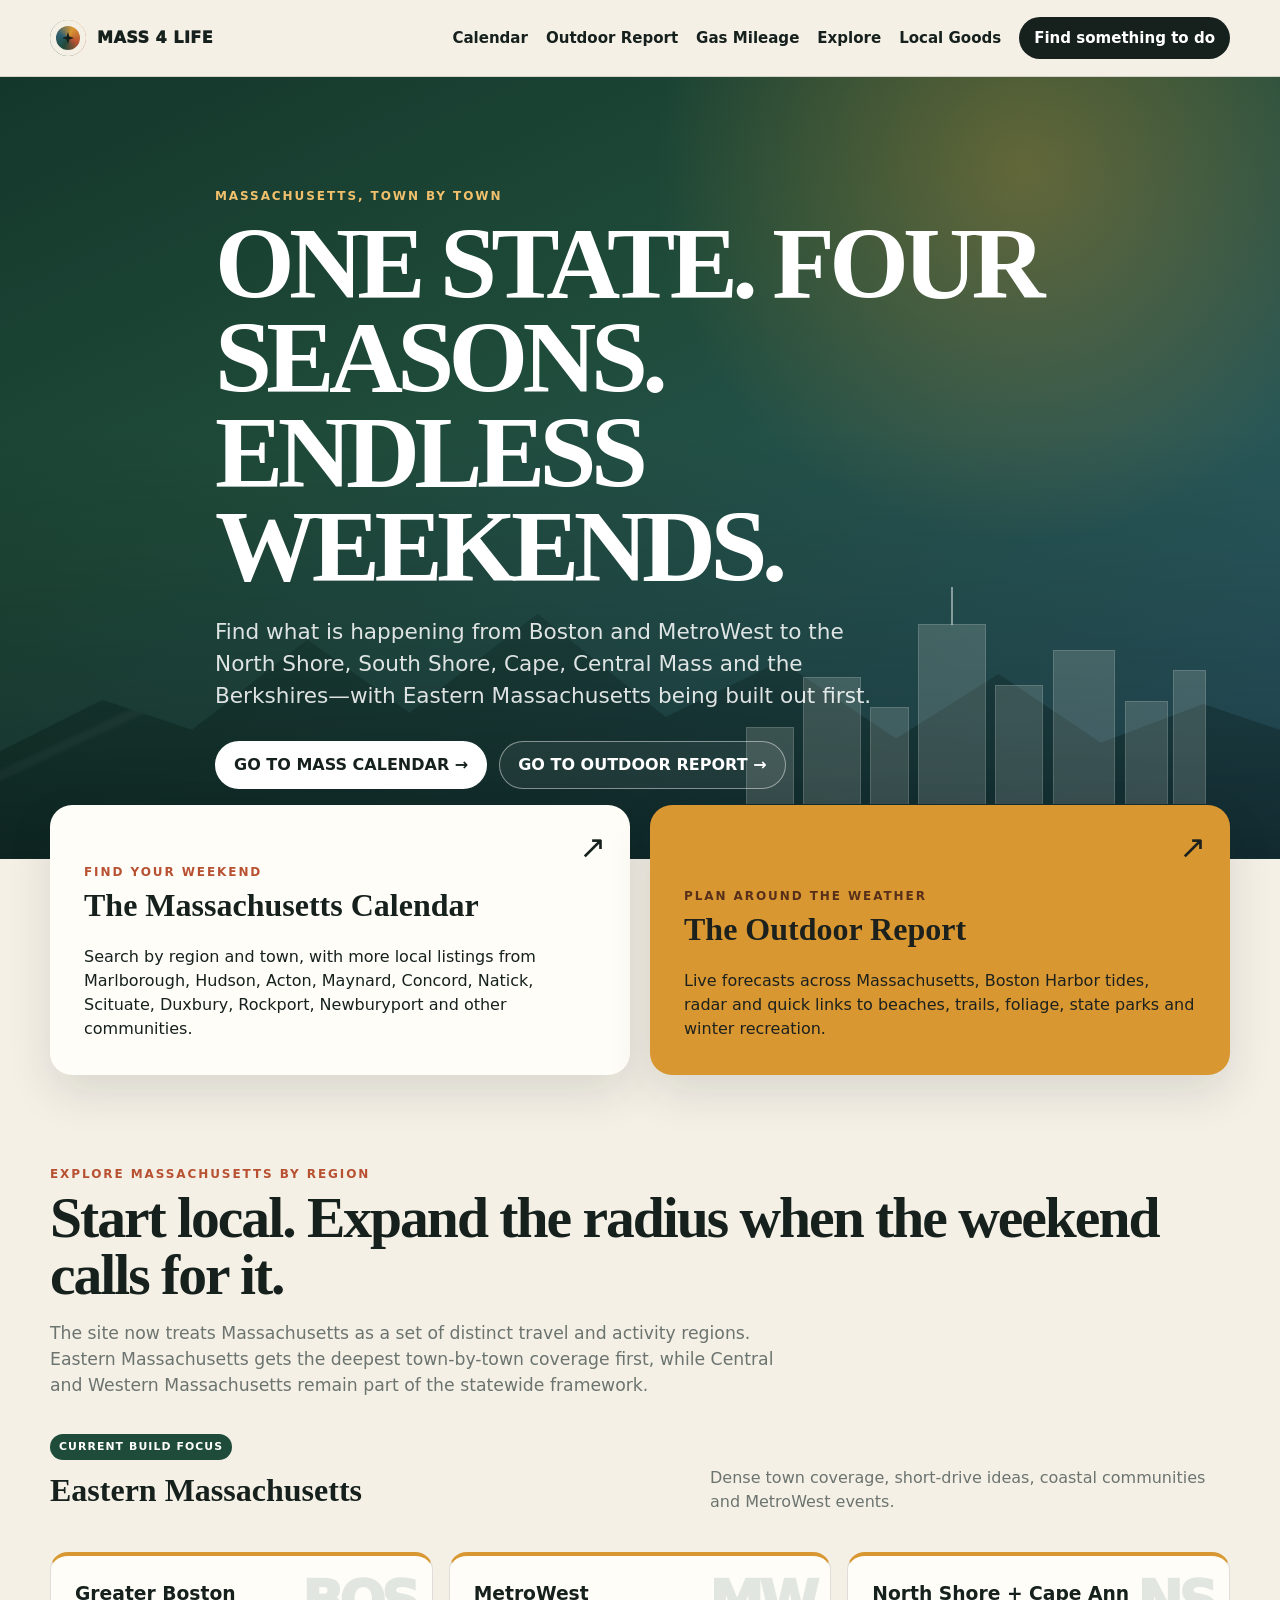
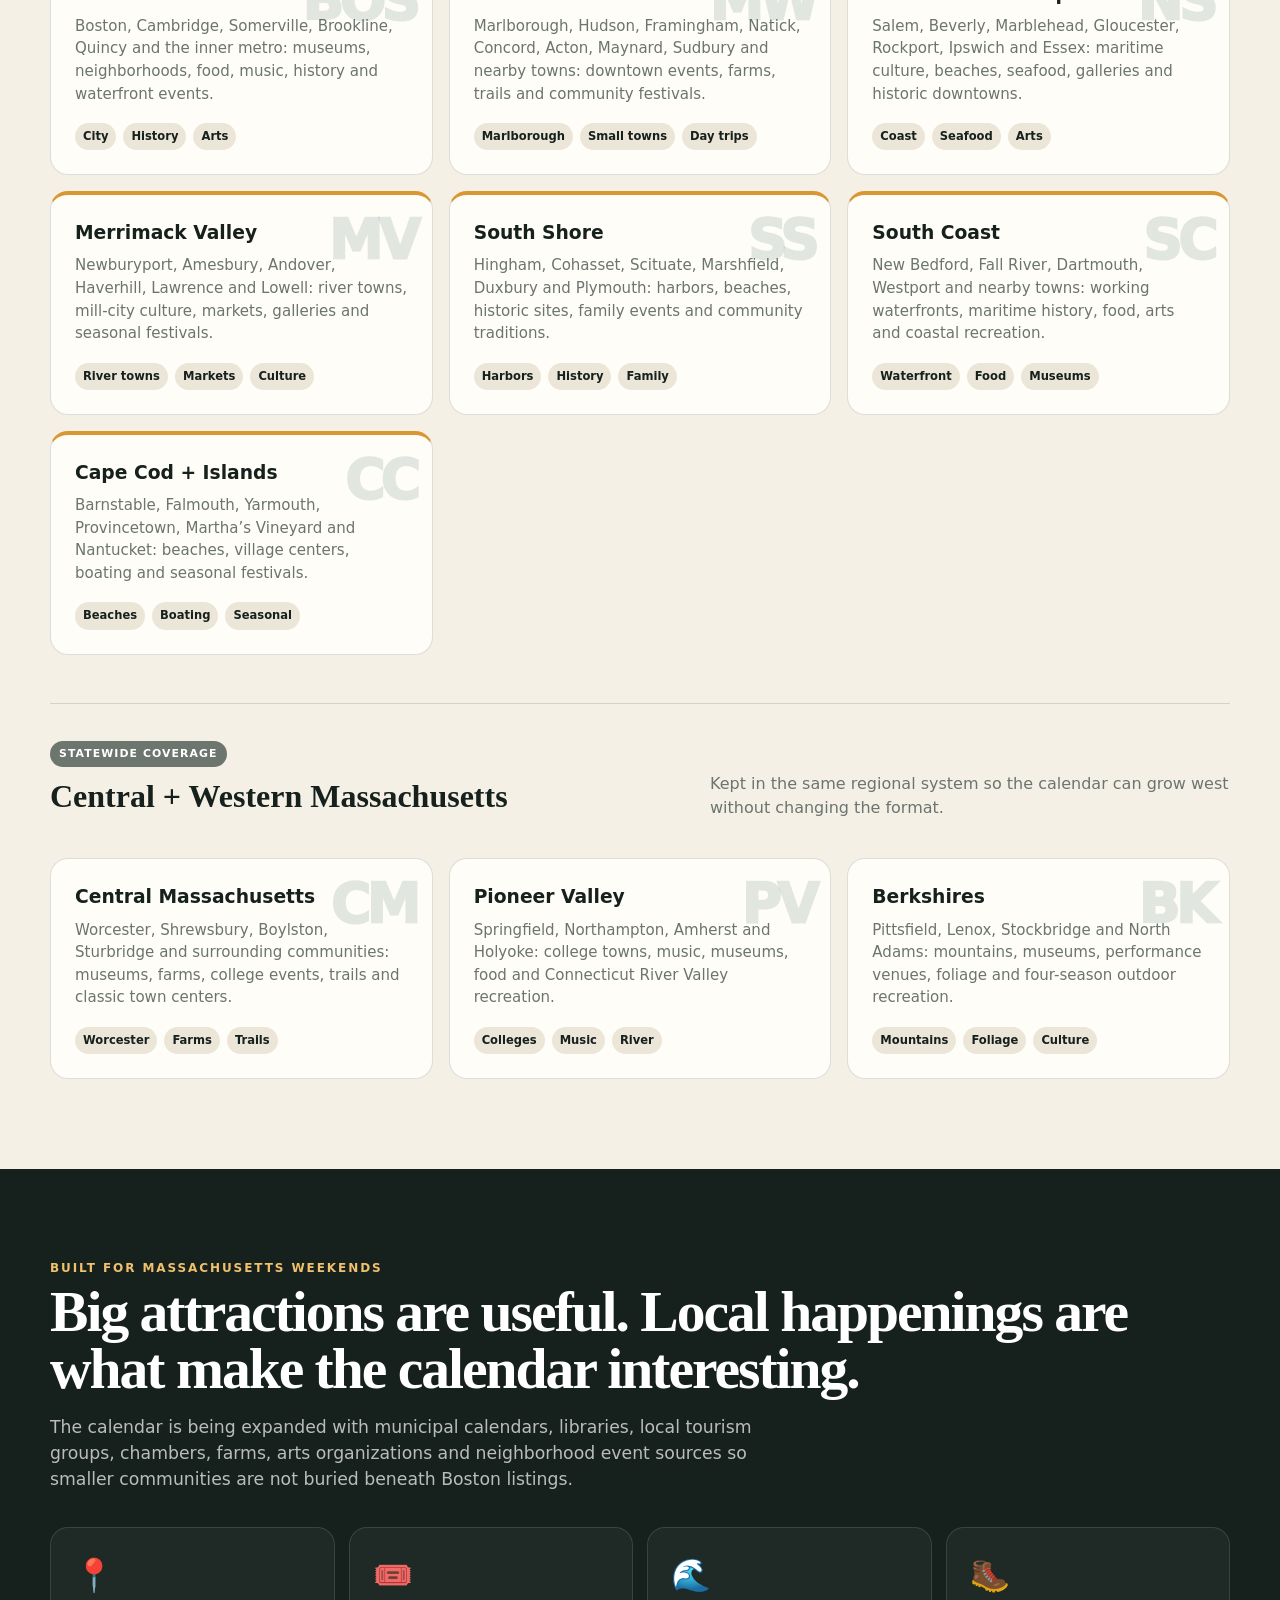
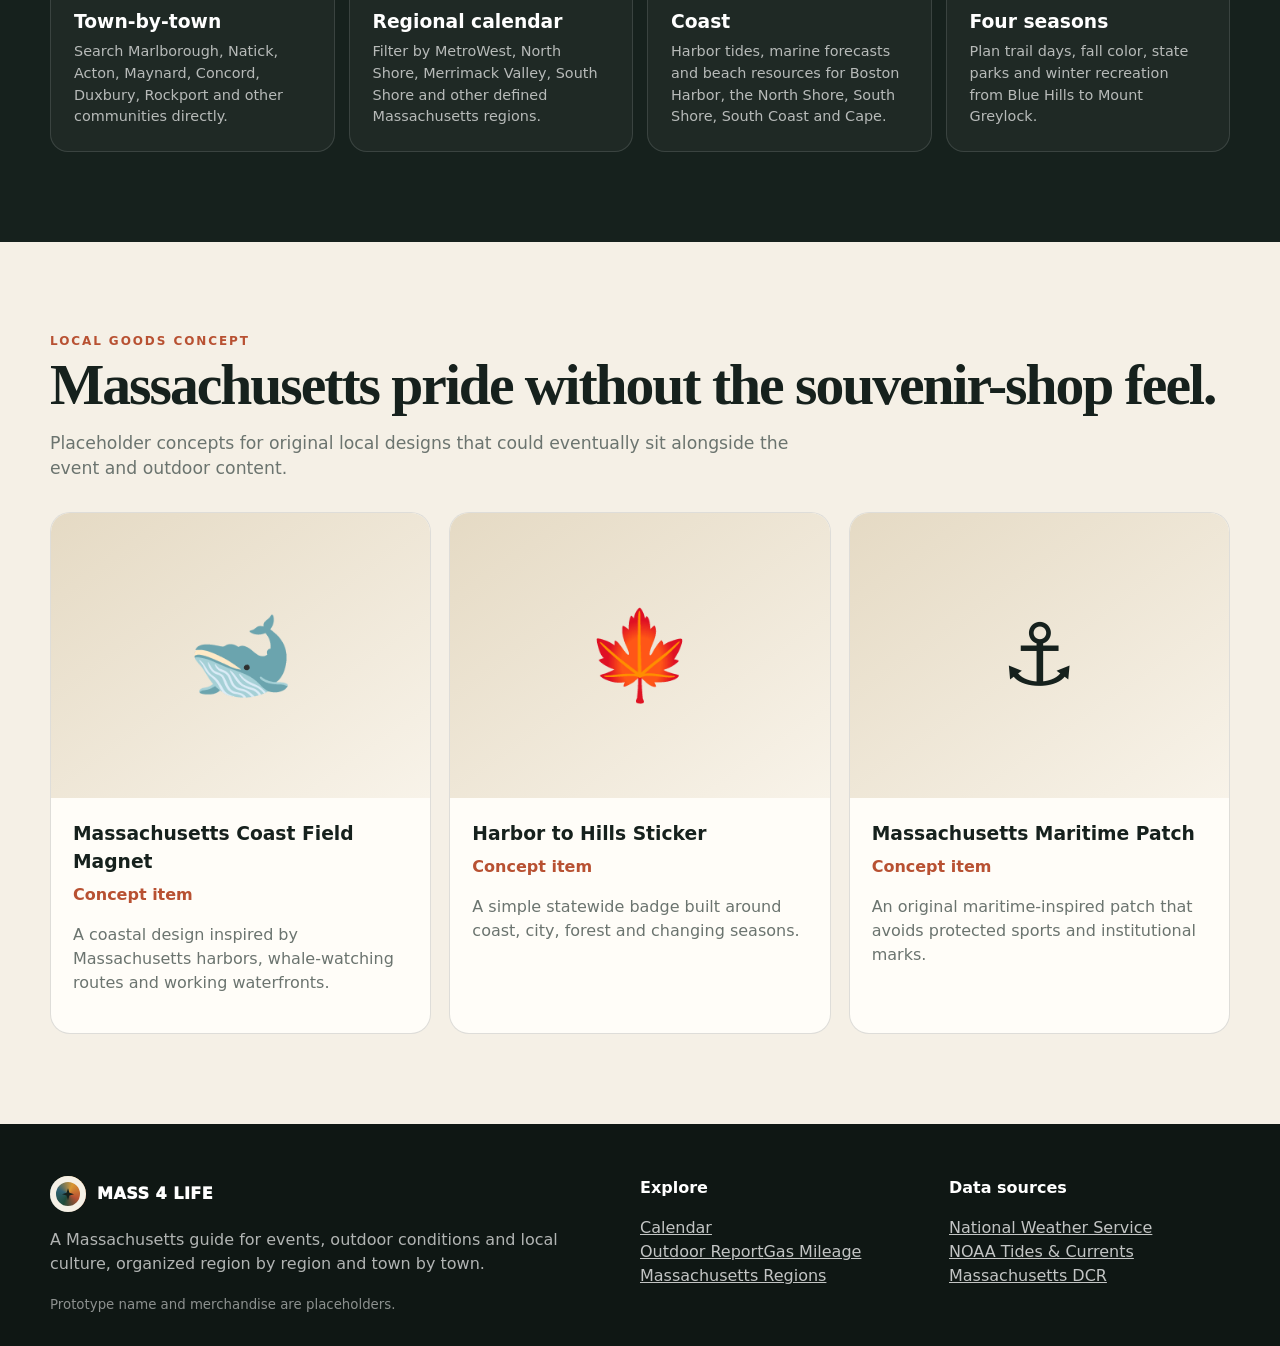
<file: index.html>
<!doctype html>
<html lang="en">
<head>
<meta charset="utf-8"><meta name="viewport" content="width=device-width,initial-scale=1">
<title>Mass 4 Life | What to Do Across Massachusetts</title>
<meta name="description" content="A Massachusetts guide to events, outdoor conditions and local culture, organized by region with an expanded focus on Eastern Massachusetts.">
<link rel="stylesheet" href="styles.css">
</head>
<body>
<a class="skip-link" href="#main">Skip to content</a>
<header class="site-header"><div class="container nav" id="nav">
  <a class="brand" href="index.html"><span class="brand-mark" aria-hidden="true"></span><span>MASS 4 LIFE</span></a>
  <nav class="nav-links" aria-label="Primary"><a href="calendar.html">Calendar</a><a href="outdoor-report.html">Outdoor Report</a><a href="gas-mileage.html">Gas Mileage</a><a href="#regions">Explore</a><a href="#local-goods">Local Goods</a><a class="nav-cta" href="calendar.html">Find something to do</a></nav>
  <button class="mobile-menu" aria-label="Toggle menu" onclick="document.getElementById('nav').classList.toggle('open')">☰</button>
</div></header>
<main id="main">
<section class="hero">
  <div class="hero-art"></div><div class="skyline" aria-hidden="true"><span></span><span></span><span></span><span></span><span></span><span></span><span></span><span></span></div>
  <div class="container hero-content"><div class="eyebrow" style="color:#f1c06d">Massachusetts, town by town</div><h1>ONE STATE. FOUR SEASONS. ENDLESS WEEKENDS.</h1><p>Find what is happening from Boston and MetroWest to the North Shore, South Shore, Cape, Central Mass and the Berkshires—with Eastern Massachusetts being built out first.</p><div class="hero-actions"><a class="btn btn-light" href="calendar.html">GO TO MASS CALENDAR →</a><a class="btn btn-ghost" href="outdoor-report.html">GO TO OUTDOOR REPORT →</a></div></div>
</section>
<div class="container cta-grid">
  <a class="cta-card cta-calendar" href="calendar.html"><div><div class="eyebrow">Find your weekend</div><h2>The Massachusetts Calendar</h2><p>Search by region and town, with more local listings from Marlborough, Hudson, Acton, Maynard, Concord, Natick, Scituate, Duxbury, Rockport, Newburyport and other communities.</p></div></a>
  <a class="cta-card cta-outdoor" href="outdoor-report.html"><div><div class="eyebrow" style="color:#583019">Plan around the weather</div><h2>The Outdoor Report</h2><p>Live forecasts across Massachusetts, Boston Harbor tides, radar and quick links to beaches, trails, foliage, state parks and winter recreation.</p></div></a>
</div>
<section class="section" id="regions"><div class="container"><div class="eyebrow">Explore Massachusetts by region</div><h2 class="section-title">Start local. Expand the radius when the weekend calls for it.</h2><p class="section-intro">The site now treats Massachusetts as a set of distinct travel and activity regions. Eastern Massachusetts gets the deepest town-by-town coverage first, while Central and Western Massachusetts remain part of the statewide framework.</p>
<div class="region-cluster"><div class="region-cluster-head"><div><span class="focus-pill">CURRENT BUILD FOCUS</span><h3>Eastern Massachusetts</h3></div><p>Dense town coverage, short-drive ideas, coastal communities and MetroWest events.</p></div>
<div class="state-grid">
  <article class="state-card focus-card"><span class="state-abbr">BOS</span><h3>Greater Boston</h3><p>Boston, Cambridge, Somerville, Brookline, Quincy and the inner metro: museums, neighborhoods, food, music, history and waterfront events.</p><div class="tags"><span class="tag">City</span><span class="tag">History</span><span class="tag">Arts</span></div></article>
  <article class="state-card focus-card"><span class="state-abbr">MW</span><h3>MetroWest</h3><p>Marlborough, Hudson, Framingham, Natick, Concord, Acton, Maynard, Sudbury and nearby towns: downtown events, farms, trails and community festivals.</p><div class="tags"><span class="tag">Marlborough</span><span class="tag">Small towns</span><span class="tag">Day trips</span></div></article>
  <article class="state-card focus-card"><span class="state-abbr">NS</span><h3>North Shore + Cape Ann</h3><p>Salem, Beverly, Marblehead, Gloucester, Rockport, Ipswich and Essex: maritime culture, beaches, seafood, galleries and historic downtowns.</p><div class="tags"><span class="tag">Coast</span><span class="tag">Seafood</span><span class="tag">Arts</span></div></article>
  <article class="state-card focus-card"><span class="state-abbr">MV</span><h3>Merrimack Valley</h3><p>Newburyport, Amesbury, Andover, Haverhill, Lawrence and Lowell: river towns, mill-city culture, markets, galleries and seasonal festivals.</p><div class="tags"><span class="tag">River towns</span><span class="tag">Markets</span><span class="tag">Culture</span></div></article>
  <article class="state-card focus-card"><span class="state-abbr">SS</span><h3>South Shore</h3><p>Hingham, Cohasset, Scituate, Marshfield, Duxbury and Plymouth: harbors, beaches, historic sites, family events and community traditions.</p><div class="tags"><span class="tag">Harbors</span><span class="tag">History</span><span class="tag">Family</span></div></article>
  <article class="state-card focus-card"><span class="state-abbr">SC</span><h3>South Coast</h3><p>New Bedford, Fall River, Dartmouth, Westport and nearby towns: working waterfronts, maritime history, food, arts and coastal recreation.</p><div class="tags"><span class="tag">Waterfront</span><span class="tag">Food</span><span class="tag">Museums</span></div></article>
  <article class="state-card focus-card"><span class="state-abbr">CC</span><h3>Cape Cod + Islands</h3><p>Barnstable, Falmouth, Yarmouth, Provincetown, Martha’s Vineyard and Nantucket: beaches, village centers, boating and seasonal festivals.</p><div class="tags"><span class="tag">Beaches</span><span class="tag">Boating</span><span class="tag">Seasonal</span></div></article>
</div></div>
<div class="region-cluster region-cluster-secondary"><div class="region-cluster-head"><div><span class="focus-pill secondary">STATEWIDE COVERAGE</span><h3>Central + Western Massachusetts</h3></div><p>Kept in the same regional system so the calendar can grow west without changing the format.</p></div>
<div class="state-grid compact-regions">
  <article class="state-card"><span class="state-abbr">CM</span><h3>Central Massachusetts</h3><p>Worcester, Shrewsbury, Boylston, Sturbridge and surrounding communities: museums, farms, college events, trails and classic town centers.</p><div class="tags"><span class="tag">Worcester</span><span class="tag">Farms</span><span class="tag">Trails</span></div></article>
  <article class="state-card"><span class="state-abbr">PV</span><h3>Pioneer Valley</h3><p>Springfield, Northampton, Amherst and Holyoke: college towns, music, museums, food and Connecticut River Valley recreation.</p><div class="tags"><span class="tag">Colleges</span><span class="tag">Music</span><span class="tag">River</span></div></article>
  <article class="state-card"><span class="state-abbr">BK</span><h3>Berkshires</h3><p>Pittsfield, Lenox, Stockbridge and North Adams: mountains, museums, performance venues, foliage and four-season outdoor recreation.</p><div class="tags"><span class="tag">Mountains</span><span class="tag">Foliage</span><span class="tag">Culture</span></div></article>
</div></div>
</div></section>
<section class="section band"><div class="container"><div class="eyebrow" style="color:#f1c06d">Built for Massachusetts weekends</div><h2 class="section-title">Big attractions are useful. Local happenings are what make the calendar interesting.</h2><p class="section-intro">The calendar is being expanded with municipal calendars, libraries, local tourism groups, chambers, farms, arts organizations and neighborhood event sources so smaller communities are not buried beneath Boston listings.</p><div class="feature-grid">
<article class="feature-card"><div class="feature-icon">📍</div><h3>Town-by-town</h3><p>Search Marlborough, Natick, Acton, Maynard, Concord, Duxbury, Rockport and other communities directly.</p></article>
<article class="feature-card"><div class="feature-icon">🎟️</div><h3>Regional calendar</h3><p>Filter by MetroWest, North Shore, Merrimack Valley, South Shore and other defined Massachusetts regions.</p></article>
<article class="feature-card"><div class="feature-icon">🌊</div><h3>Coast</h3><p>Harbor tides, marine forecasts and beach resources for Boston Harbor, the North Shore, South Shore, South Coast and Cape.</p></article>
<article class="feature-card"><div class="feature-icon">🥾</div><h3>Four seasons</h3><p>Plan trail days, fall color, state parks and winter recreation from Blue Hills to Mount Greylock.</p></article>
</div></div></section>
<section class="section" id="local-goods"><div class="container"><div class="eyebrow">Local goods concept</div><h2 class="section-title">Massachusetts pride without the souvenir-shop feel.</h2><p class="section-intro">Placeholder concepts for original local designs that could eventually sit alongside the event and outdoor content.</p><div class="merch-grid">
<article class="merch"><div class="merch-art">🐋</div><div class="merch-copy"><h3>Massachusetts Coast Field Magnet</h3><p class="price">Concept item</p><p class="muted">A coastal design inspired by Massachusetts harbors, whale-watching routes and working waterfronts.</p></div></article>
<article class="merch"><div class="merch-art">🍁</div><div class="merch-copy"><h3>Harbor to Hills Sticker</h3><p class="price">Concept item</p><p class="muted">A simple statewide badge built around coast, city, forest and changing seasons.</p></div></article>
<article class="merch"><div class="merch-art">⚓</div><div class="merch-copy"><h3>Massachusetts Maritime Patch</h3><p class="price">Concept item</p><p class="muted">An original maritime-inspired patch that avoids protected sports and institutional marks.</p></div></article>
</div></div></section>
</main>
<footer class="footer"><div class="container footer-grid"><div><div class="brand"><span class="brand-mark"></span><span>MASS 4 LIFE</span></div><p style="max-width:520px;color:rgba(255,255,255,.68)">A Massachusetts guide for events, outdoor conditions and local culture, organized region by region and town by town.</p><small>Prototype name and merchandise are placeholders.</small></div><div><strong>Explore</strong><p><a href="calendar.html">Calendar</a><br><a href="outdoor-report.html">Outdoor Report</a><a href="gas-mileage.html">Gas Mileage</a><br><a href="#regions">Massachusetts Regions</a></p></div><div><strong>Data sources</strong><p><a href="https://www.weather.gov/" target="_blank" rel="noreferrer">National Weather Service</a><br><a href="https://tidesandcurrents.noaa.gov/" target="_blank" rel="noreferrer">NOAA Tides & Currents</a><br><a href="https://www.mass.gov/state-parks" target="_blank" rel="noreferrer">Massachusetts DCR</a></p></div></div></footer>
<script src="site.js"></script>
</body></html>
</file>
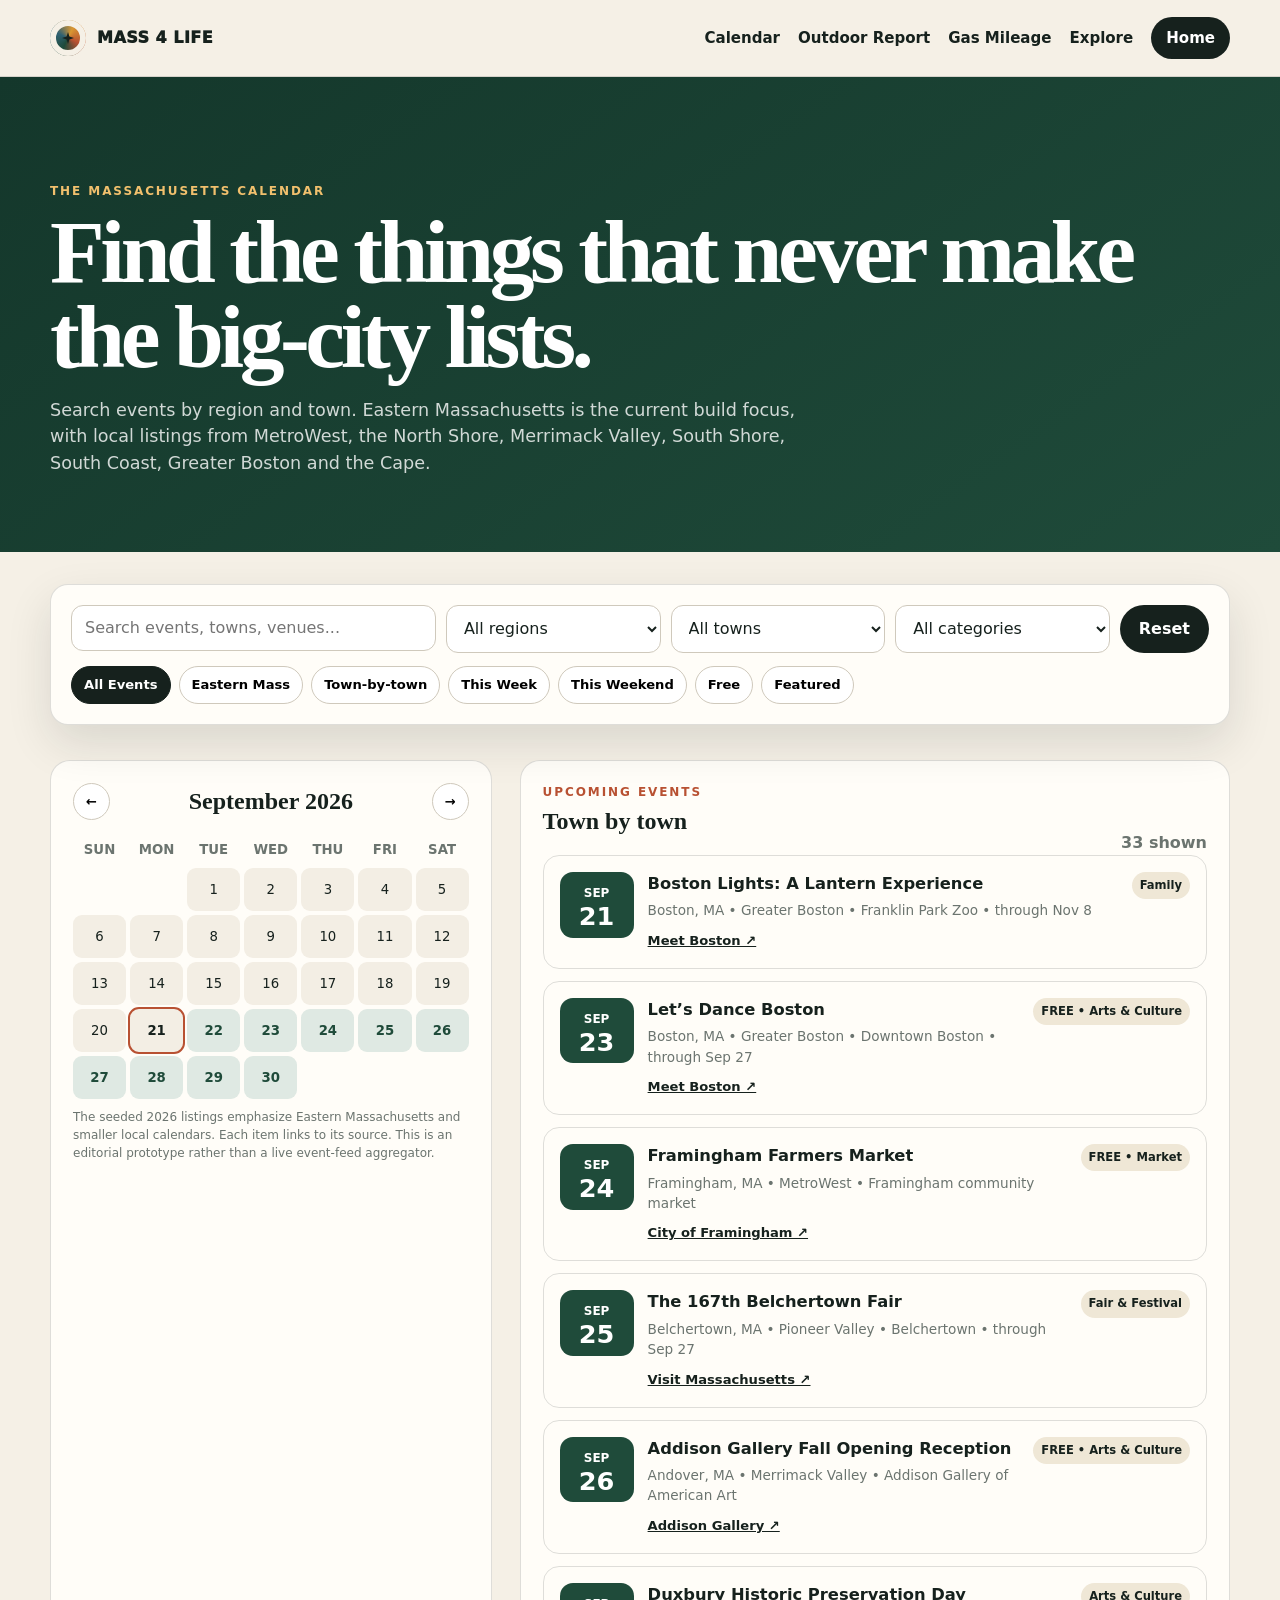
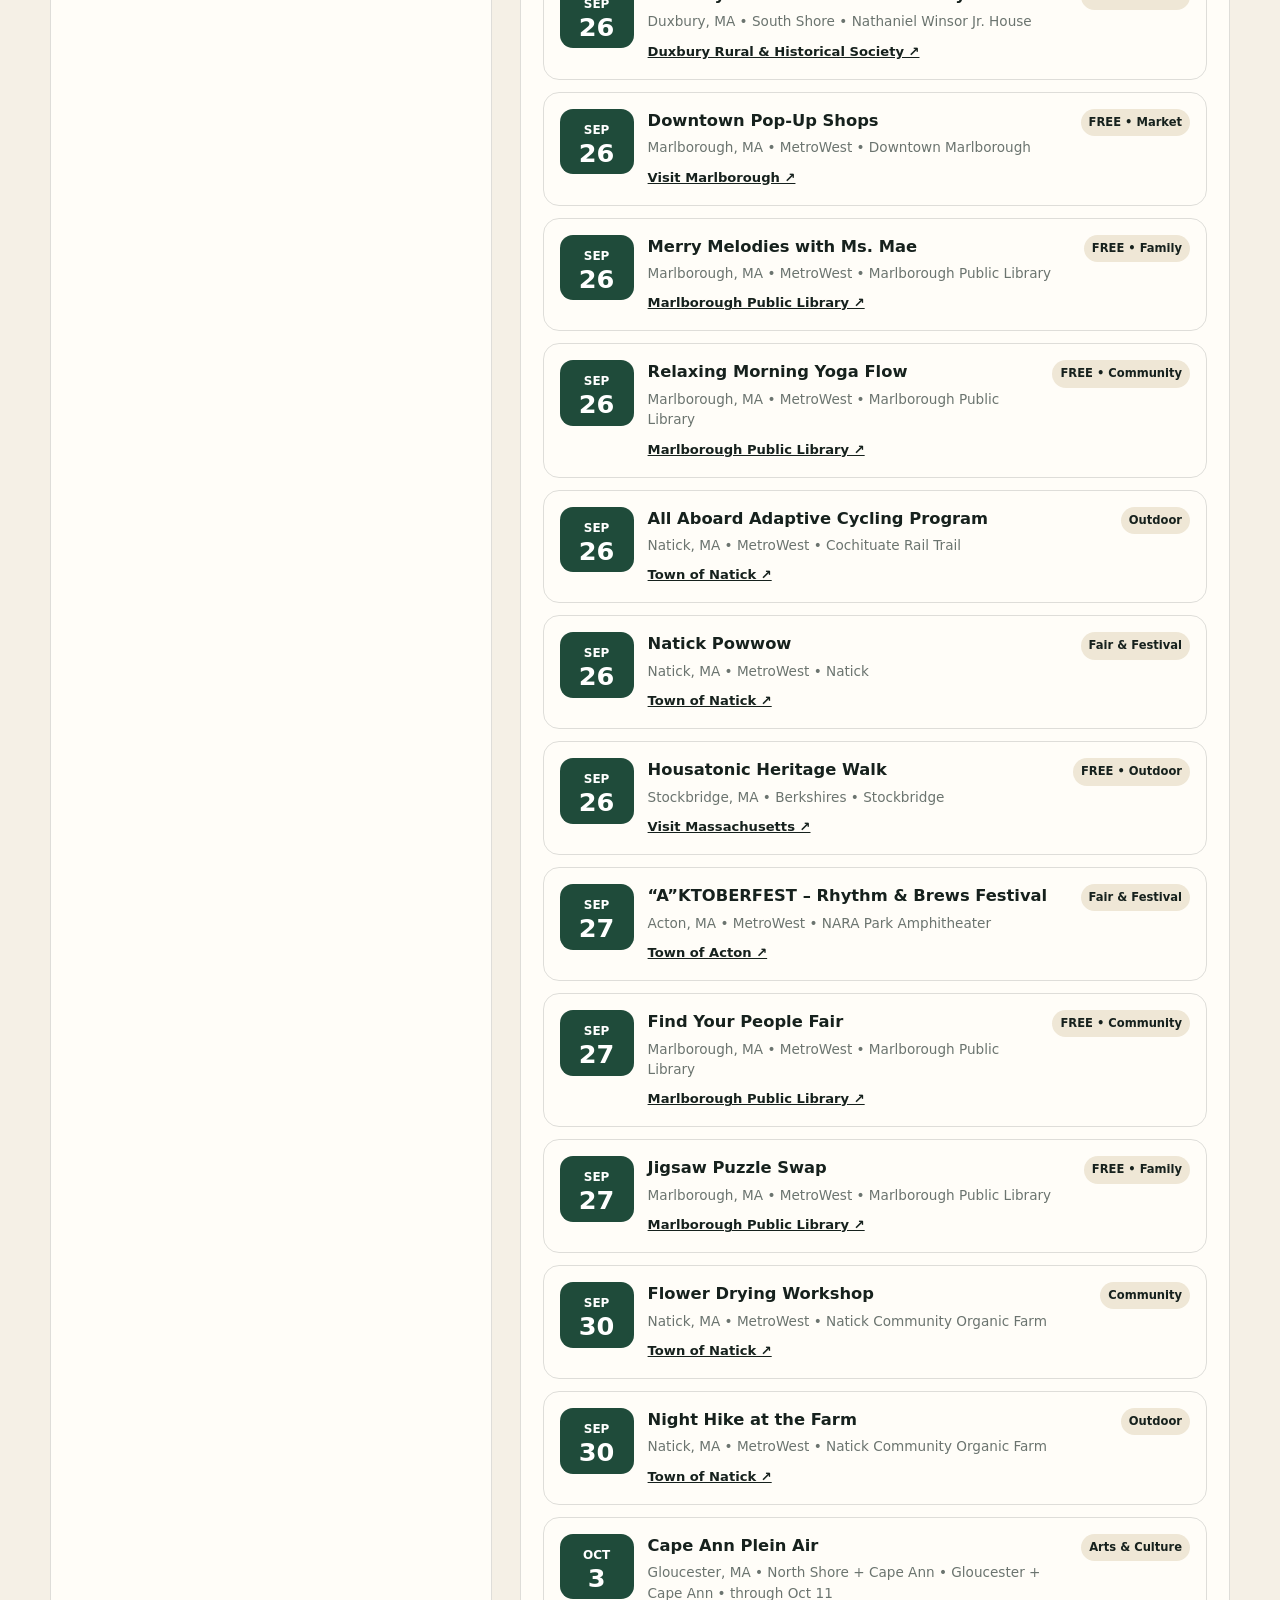
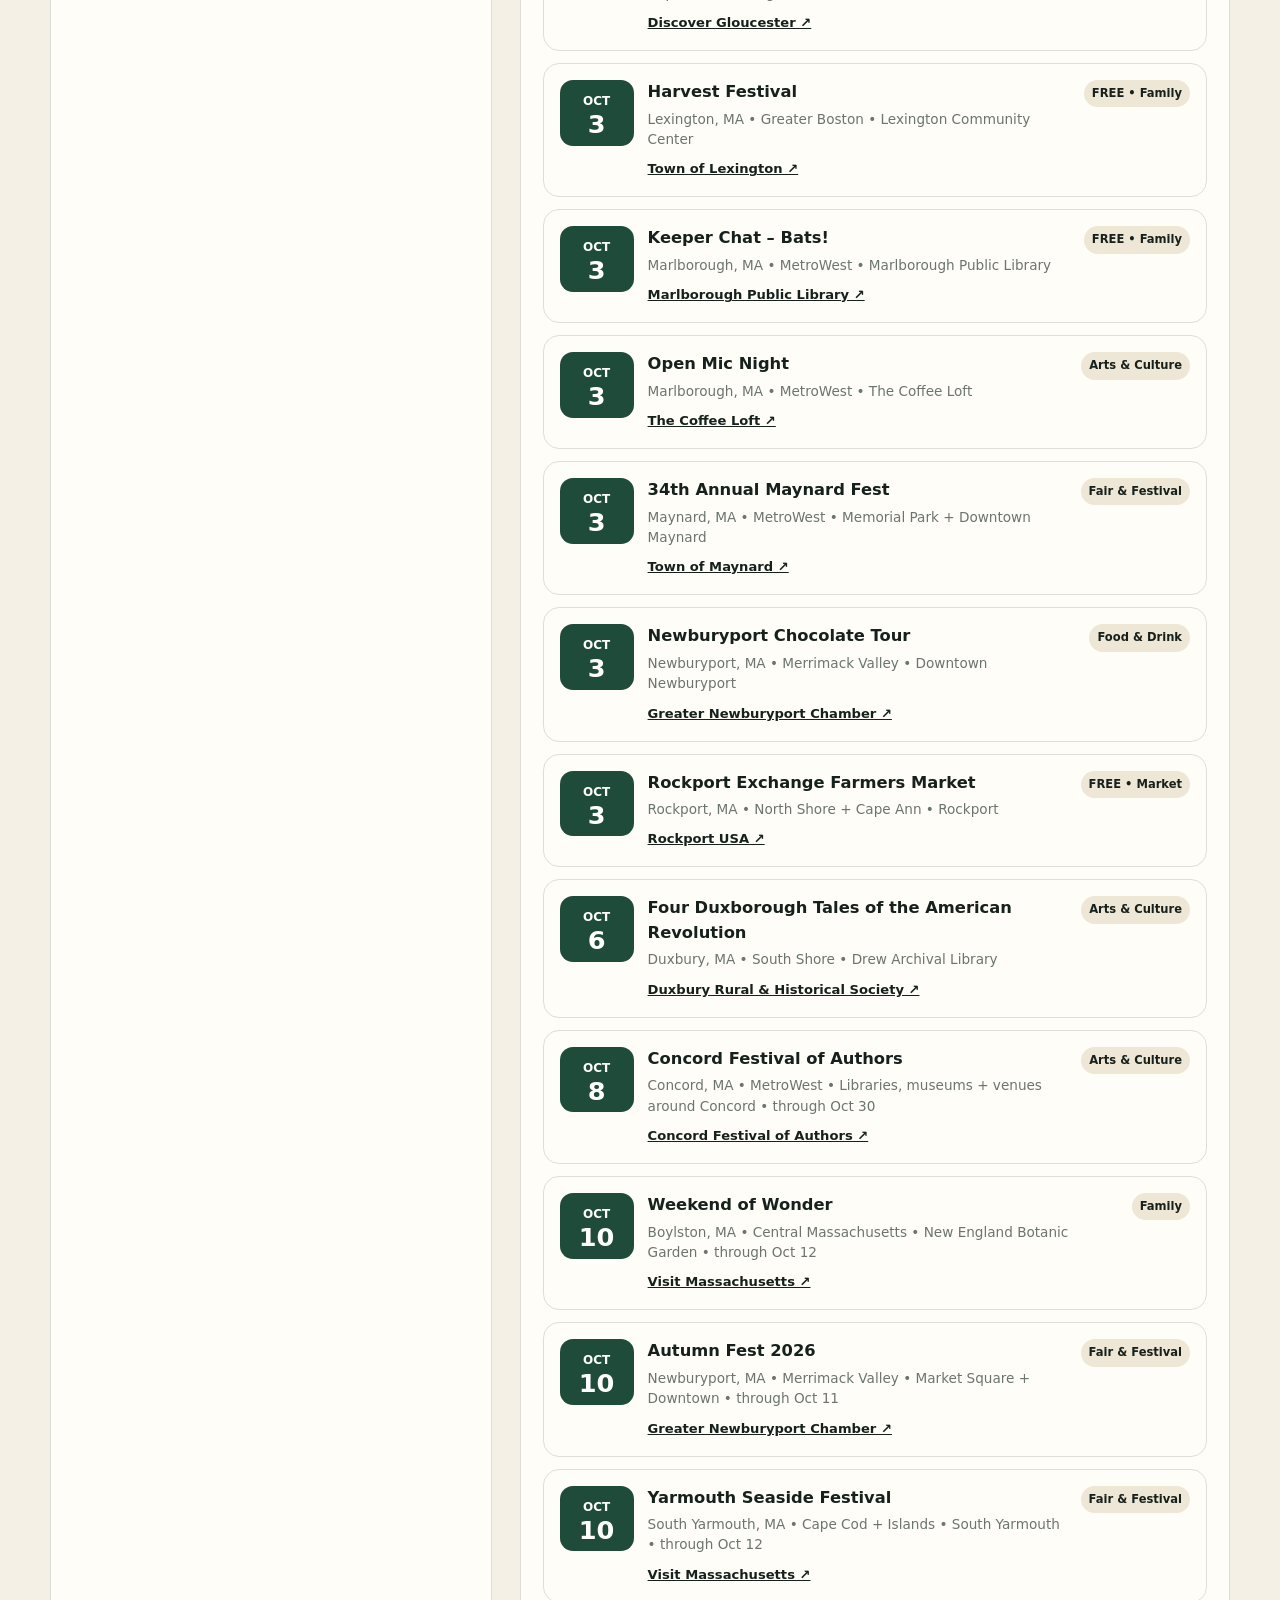
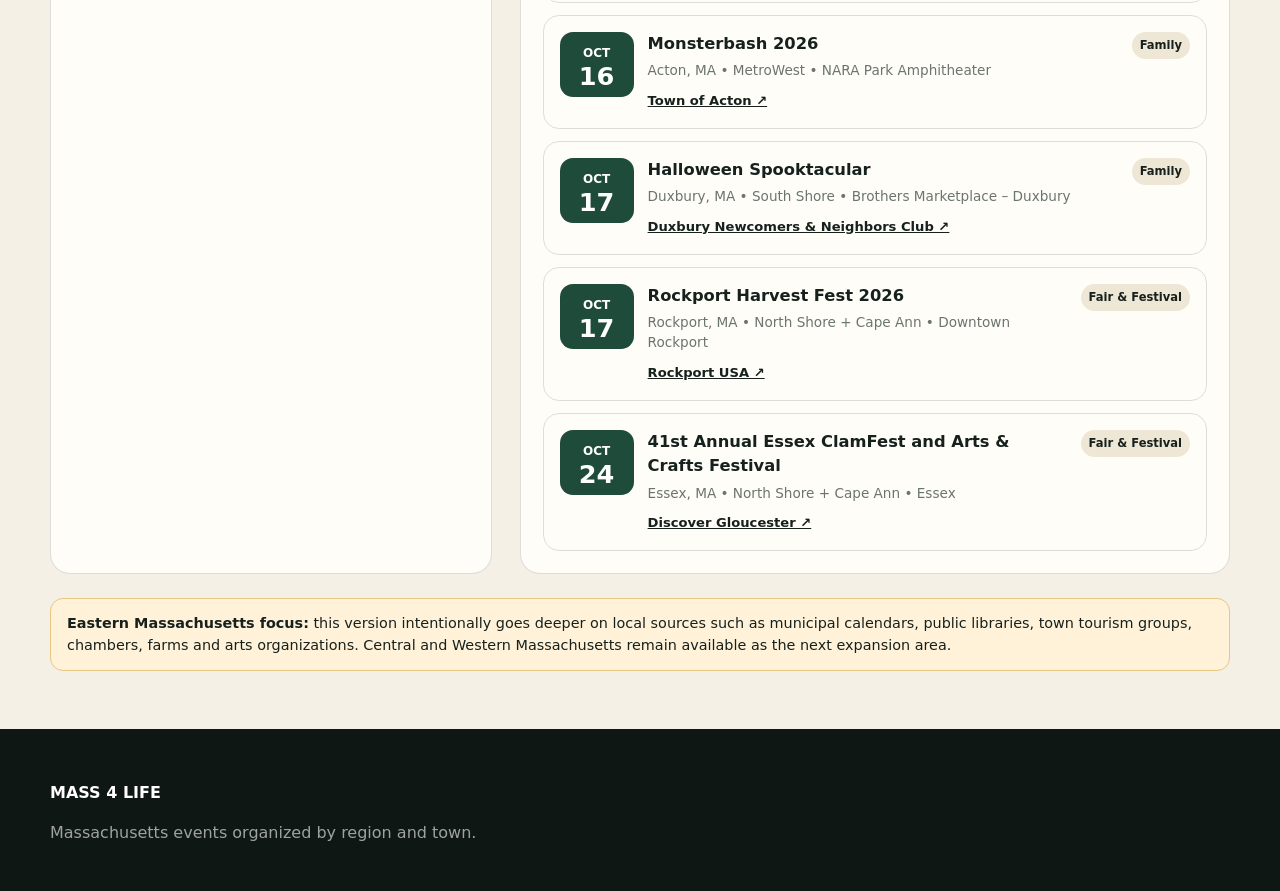
<file: calendar.html>
<!doctype html><html lang="en"><head><meta charset="utf-8"><meta name="viewport" content="width=device-width,initial-scale=1"><title>Massachusetts Calendar | Mass 4 Life</title><meta name="description" content="Find Massachusetts events by region, town, date and category, with expanded Eastern Massachusetts coverage."><link rel="stylesheet" href="styles.css"></head><body>
<header class="site-header"><div class="container nav" id="nav"><a class="brand" href="index.html"><span class="brand-mark"></span><span>MASS 4 LIFE</span></a><nav class="nav-links"><a href="calendar.html">Calendar</a><a href="outdoor-report.html">Outdoor Report</a><a href="gas-mileage.html">Gas Mileage</a><a href="index.html#regions">Explore</a><a class="nav-cta" href="index.html">Home</a></nav><button class="mobile-menu" onclick="document.getElementById('nav').classList.toggle('open')">☰</button></div></header>
<main><section class="page-hero"><div class="container"><div class="eyebrow" style="color:#f1c06d">The Massachusetts Calendar</div><h1>Find the things that never make the big-city lists.</h1><p>Search events by region and town. Eastern Massachusetts is the current build focus, with local listings from MetroWest, the North Shore, Merrimack Valley, South Shore, South Coast, Greater Boston and the Cape.</p></div></section>
<section class="section-sm"><div class="container"><div class="filters"><div class="filter-row expanded"><div class="search-wrap"><input id="search" class="input" placeholder="Search events, towns, venues..."></div><select id="regionFilter"><option value="all">All regions</option><option>Greater Boston</option><option>MetroWest</option><option>North Shore + Cape Ann</option><option>Merrimack Valley</option><option>South Shore</option><option>South Coast</option><option>Cape Cod + Islands</option><option>Central Massachusetts</option><option>Pioneer Valley</option><option>Berkshires</option></select><select id="townFilter"><option value="all">All towns</option></select><select id="categoryFilter"><option value="all">All categories</option><option>Arts & Culture</option><option>Fair & Festival</option><option>Food & Drink</option><option>Outdoor</option><option>Family</option><option>Market</option><option>Community</option></select><button class="btn btn-dark" id="resetBtn">Reset</button></div><div class="chips"><button class="chip active" data-filter="all">All Events</button><button class="chip" data-filter="east">Eastern Mass</button><button class="chip" data-filter="local">Town-by-town</button><button class="chip" data-filter="week">This Week</button><button class="chip" data-filter="weekend">This Weekend</button><button class="chip" data-filter="free">Free</button><button class="chip" data-filter="featured">Featured</button></div></div>
<div class="calendar-layout"><aside class="month-panel"><div class="month-head"><button class="chip" id="prevMonth">←</button><h2 id="monthLabel"></h2><button class="chip" id="nextMonth">→</button></div><div id="monthGrid" class="month-grid"></div><p class="source-note">The seeded 2026 listings emphasize Eastern Massachusetts and smaller local calendars. Each item links to its source. This is an editorial prototype rather than a live event-feed aggregator.</p></aside><section class="event-panel"><div style="display:flex;justify-content:space-between;align-items:end;gap:12px"><div><div class="eyebrow">Upcoming events</div><h2 style="font-family:Georgia,serif;margin:.15rem 0 1rem">Town by town</h2></div><strong id="eventCount" class="muted"></strong></div><div class="event-list" id="eventList"></div></section></div>
<div class="notice" style="margin-top:24px"><strong>Eastern Massachusetts focus:</strong> this version intentionally goes deeper on local sources such as municipal calendars, public libraries, town tourism groups, chambers, farms and arts organizations. Central and Western Massachusetts remain available as the next expansion area.</div>
</div></section></main>
<footer class="footer"><div class="container"><strong>MASS 4 LIFE</strong><p class="muted" style="color:rgba(255,255,255,.6)">Massachusetts events organized by region and town.</p></div></footer><script src="site.js"></script><script src="calendar.js"></script></body></html>
</file>
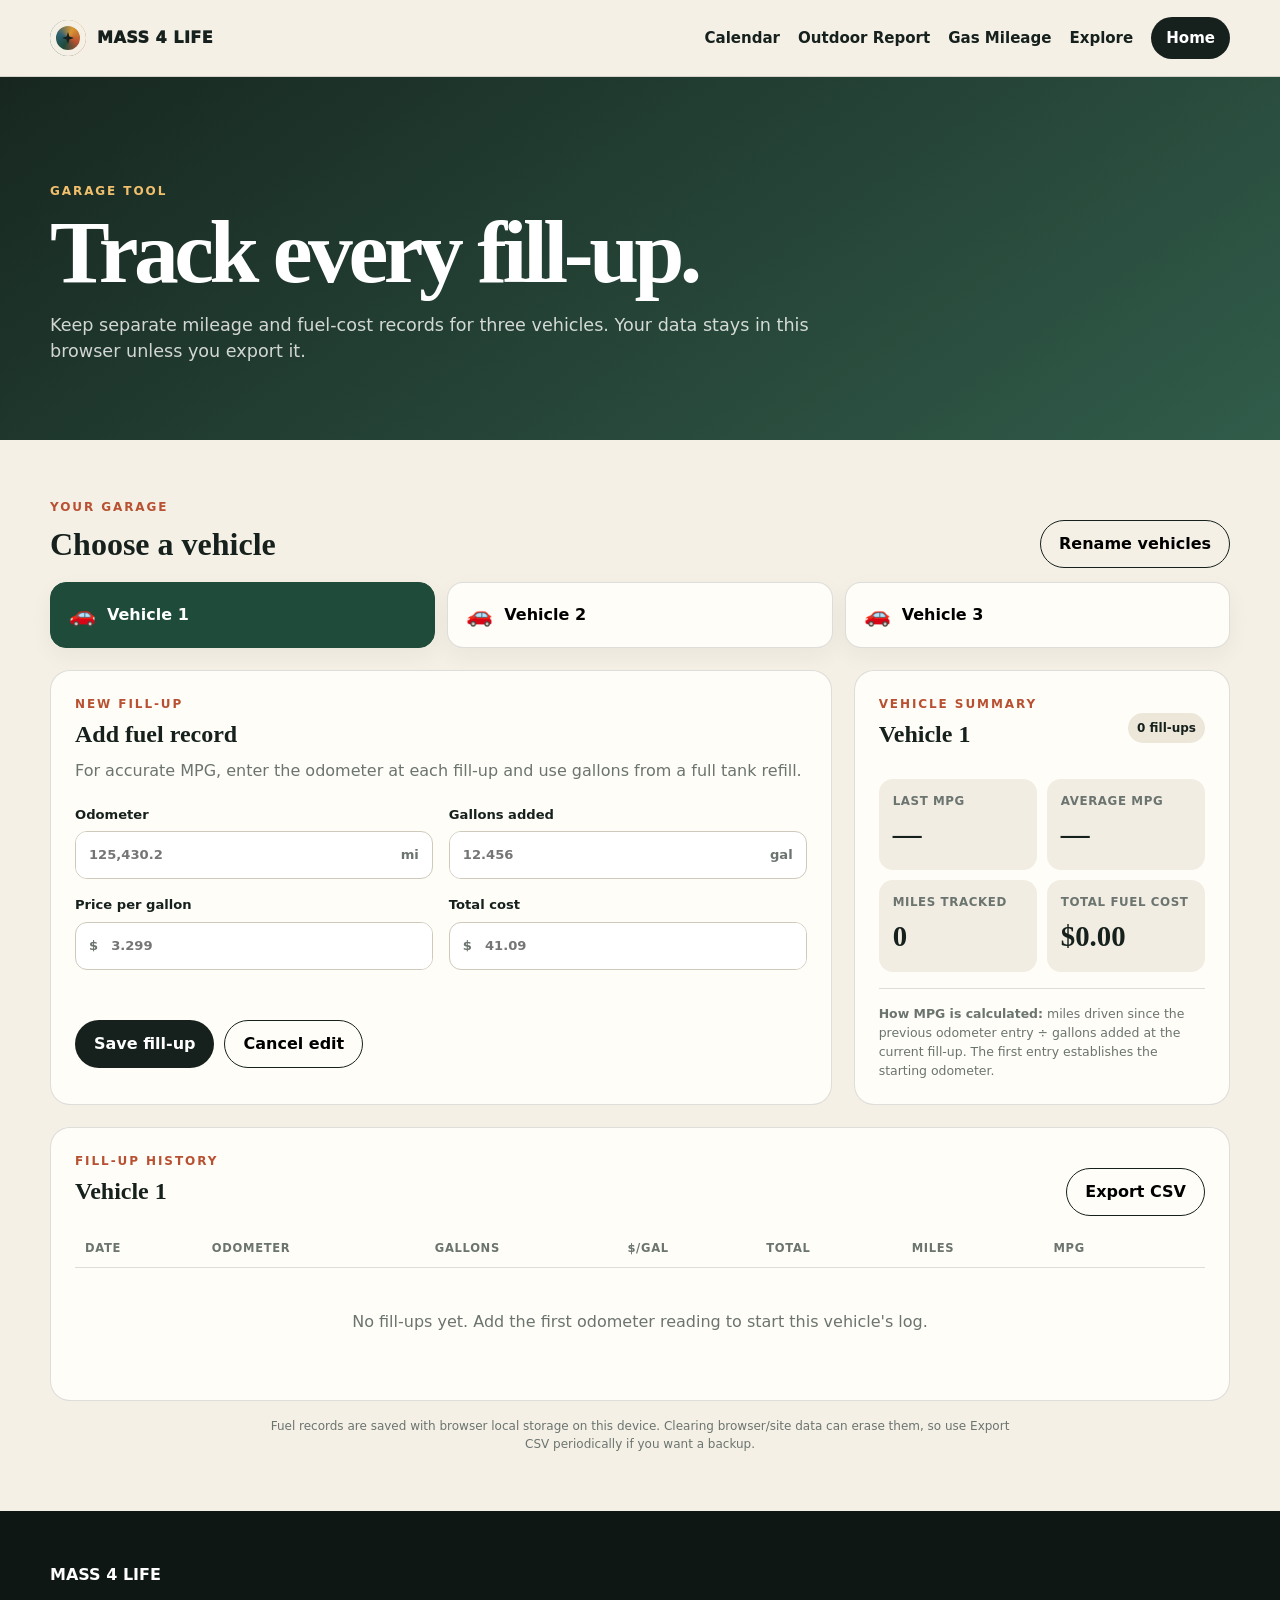
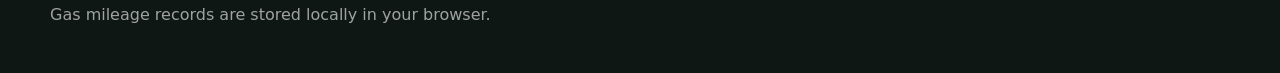
<file: gas-mileage.html>
<!doctype html>
<html lang="en">
<head>
<meta charset="utf-8"><meta name="viewport" content="width=device-width,initial-scale=1">
<title>Gas Mileage Tracker | Mass 4 Life</title>
<meta name="description" content="Track fuel mileage, fill-ups and fuel cost for three vehicles.">
<link rel="stylesheet" href="styles.css">
</head>
<body>
<a class="skip-link" href="#main">Skip to content</a>
<header class="site-header"><div class="container nav" id="nav">
  <a class="brand" href="index.html"><span class="brand-mark" aria-hidden="true"></span><span>MASS 4 LIFE</span></a>
  <nav class="nav-links" aria-label="Primary"><a href="calendar.html">Calendar</a><a href="outdoor-report.html">Outdoor Report</a><a href="gas-mileage.html" aria-current="page">Gas Mileage</a><a href="index.html#regions">Explore</a><a class="nav-cta" href="index.html">Home</a></nav>
  <button class="mobile-menu" aria-label="Toggle menu" onclick="document.getElementById('nav').classList.toggle('open')">☰</button>
</div></header>

<main id="main">
<section class="page-hero fuel-hero"><div class="container"><div class="eyebrow" style="color:#f1c06d">Garage tool</div><h1>Track every fill-up.</h1><p>Keep separate mileage and fuel-cost records for three vehicles. Your data stays in this browser unless you export it.</p></div></section>

<section class="section-sm"><div class="container">
  <div class="fuel-toolbar">
    <div><div class="eyebrow">Your garage</div><h2 class="fuel-toolbar-title">Choose a vehicle</h2></div>
    <button class="btn btn-outline" id="manageVehiclesBtn" type="button">Rename vehicles</button>
  </div>
  <div class="vehicle-tabs" id="vehicleTabs" aria-label="Vehicle selector"></div>

  <div class="fuel-layout">
    <section class="fuel-entry-card">
      <div class="eyebrow">New fill-up</div>
      <h2 id="entryTitle">Add fuel record</h2>
      <p class="muted fuel-note">For accurate MPG, enter the odometer at each fill-up and use gallons from a full tank refill.</p>
      <form id="fuelForm" novalidate>
        <div class="fuel-form-grid">
          <label class="field-label">Odometer
            <div class="input-with-unit"><input class="input" id="odometer" type="number" inputmode="decimal" step="0.1" min="0" required placeholder="125,430.2"><span>mi</span></div>
          </label>
          <label class="field-label">Gallons added
            <div class="input-with-unit"><input class="input" id="gallons" type="number" inputmode="decimal" step="0.001" min="0.001" required placeholder="12.456"><span>gal</span></div>
          </label>
          <label class="field-label">Price per gallon
            <div class="input-with-unit money"><span>$</span><input class="input" id="pricePerGallon" type="number" inputmode="decimal" step="0.001" min="0" required placeholder="3.299"></div>
          </label>
          <label class="field-label">Total cost
            <div class="input-with-unit money"><span>$</span><input class="input" id="totalCost" type="number" inputmode="decimal" step="0.01" min="0" required placeholder="41.09"></div>
          </label>
        </div>
        <div id="formMessage" class="form-message" aria-live="polite"></div>
        <div class="fuel-form-actions">
          <button class="btn btn-dark" id="saveEntryBtn" type="submit">Save fill-up</button>
          <button class="btn btn-outline" id="cancelEditBtn" type="button" hidden>Cancel edit</button>
        </div>
      </form>
    </section>

    <aside class="fuel-summary-card">
      <div class="eyebrow">Vehicle summary</div>
      <div class="summary-heading"><h2 id="summaryVehicleName">Vehicle 1</h2><span class="summary-entry-count" id="summaryEntryCount">0 fill-ups</span></div>
      <div class="fuel-stats">
        <div class="fuel-stat"><span>Last MPG</span><strong id="lastMpg">—</strong></div>
        <div class="fuel-stat"><span>Average MPG</span><strong id="avgMpg">—</strong></div>
        <div class="fuel-stat"><span>Miles tracked</span><strong id="milesTracked">0</strong></div>
        <div class="fuel-stat"><span>Total fuel cost</span><strong id="totalSpent">$0.00</strong></div>
      </div>
      <div class="fuel-data-note"><strong>How MPG is calculated:</strong> miles driven since the previous odometer entry ÷ gallons added at the current fill-up. The first entry establishes the starting odometer.</div>
    </aside>
  </div>

  <section class="fuel-history-card">
    <div class="fuel-history-head">
      <div><div class="eyebrow">Fill-up history</div><h2 id="historyTitle">Vehicle 1</h2></div>
      <button class="btn btn-outline" id="exportCsvBtn" type="button">Export CSV</button>
    </div>
    <div class="fuel-table-wrap">
      <table class="fuel-table">
        <thead><tr><th>Date</th><th>Odometer</th><th>Gallons</th><th>$/gal</th><th>Total</th><th>Miles</th><th>MPG</th><th></th></tr></thead>
        <tbody id="fuelHistory"></tbody>
      </table>
      <div class="fuel-empty" id="fuelEmpty">No fill-ups yet. Add the first odometer reading to start this vehicle's log.</div>
    </div>
  </section>

  <p class="source-note fuel-storage-note">Fuel records are saved with browser local storage on this device. Clearing browser/site data can erase them, so use Export CSV periodically if you want a backup.</p>
</div></section>

<div class="vehicle-dialog-backdrop" id="vehicleDialog" hidden>
  <section class="vehicle-dialog" role="dialog" aria-modal="true" aria-labelledby="vehicleDialogTitle">
    <div class="vehicle-dialog-head"><div><div class="eyebrow">Your garage</div><h2 id="vehicleDialogTitle">Rename vehicles</h2></div><button class="dialog-close" id="closeVehicleDialog" type="button" aria-label="Close">×</button></div>
    <div class="vehicle-name-fields" id="vehicleNameFields"></div>
    <div class="fuel-form-actions"><button class="btn btn-dark" id="saveVehicleNames" type="button">Save names</button><button class="btn btn-outline" id="cancelVehicleNames" type="button">Cancel</button></div>
  </section>
</div>
</main>

<footer class="footer"><div class="container"><strong>MASS 4 LIFE</strong><p style="color:rgba(255,255,255,.6)">Gas mileage records are stored locally in your browser.</p></div></footer>
<script src="site.js"></script><script src="gas-mileage.js"></script>
</body></html>
</file>
<file: styles.css>
:root {
  --ink:#16211d;
  --cream:#f5f0e6;
  --paper:#fffdf8;
  --forest:#1f4b3a;
  --pine:#14372b;
  --rust:#b85132;
  --gold:#d99732;
  --blue:#2f6173;
  --muted:#6b746f;
  --line:rgba(22,33,29,.14);
  --shadow:0 18px 45px rgba(22,33,29,.12);
  --radius:22px;
}
*{box-sizing:border-box}
html{scroll-behavior:smooth}
body{margin:0;font-family:Inter,ui-sans-serif,system-ui,-apple-system,BlinkMacSystemFont,"Segoe UI",sans-serif;background:var(--cream);color:var(--ink);line-height:1.5}
a{color:inherit}
img{max-width:100%;display:block}
button,input,select{font:inherit}
.container{width:min(1180px,calc(100% - 36px));margin-inline:auto}
.eyebrow{text-transform:uppercase;letter-spacing:.16em;font-weight:800;font-size:.75rem;color:var(--rust)}
.muted{color:var(--muted)}
.skip-link{position:absolute;left:-9999px;top:auto}.skip-link:focus{left:18px;top:18px;background:#fff;padding:10px 14px;z-index:99}
.site-header{position:sticky;top:0;z-index:30;background:rgba(245,240,230,.92);backdrop-filter:blur(12px);border-bottom:1px solid var(--line)}
.nav{min-height:76px;display:flex;align-items:center;justify-content:space-between;gap:24px}
.brand{text-decoration:none;display:flex;align-items:center;gap:11px;font-weight:950;letter-spacing:.03em}
.brand-mark{width:36px;height:36px;border-radius:50%;background:conic-gradient(from 25deg,var(--gold),var(--rust),var(--forest),var(--blue),var(--gold));position:relative;box-shadow:inset 0 0 0 6px var(--cream)}
.brand-mark:after{content:"";position:absolute;inset:12px;background:var(--ink);clip-path:polygon(50% 0,62% 38%,100% 50%,62% 62%,50% 100%,38% 62%,0 50%,38% 38%)}
.nav-links{display:flex;gap:18px;align-items:center}.nav-links a{text-decoration:none;font-weight:750;font-size:.94rem}.nav-links a:hover{text-decoration:underline;text-underline-offset:5px}
.nav-cta{background:var(--ink)!important;color:#fff!important;padding:10px 15px;border-radius:999px;text-decoration:none!important}
.mobile-menu{display:none;border:0;background:transparent;font-size:1.35rem}
.hero{min-height:720px;display:grid;align-items:end;position:relative;overflow:hidden;background:linear-gradient(155deg,#14372b 0%,#1f4b3a 38%,#2f6173 100%);color:#fff}
.hero:before{content:"";position:absolute;inset:0;background:radial-gradient(circle at 80% 12%,rgba(217,151,50,.36),transparent 30%),linear-gradient(to top,rgba(0,0,0,.38),transparent 55%)}
.hero-art{position:absolute;inset:auto 0 0;height:55%;opacity:.6;background:
 linear-gradient(155deg,transparent 0 25%,rgba(255,255,255,.06) 25.4% 26%,transparent 26.4% 33%,rgba(255,255,255,.05) 33.5% 34%,transparent 34.5%),
 linear-gradient(to top,rgba(4,19,15,.7),rgba(4,19,15,0));clip-path:polygon(0 75%,8% 63%,15% 70%,24% 49%,32% 66%,42% 43%,52% 67%,61% 54%,70% 72%,78% 57%,86% 73%,94% 64%,100% 70%,100% 100%,0 100%)}
.skyline{position:absolute;right:5%;bottom:7%;width:min(480px,44vw);height:220px;opacity:.9}
.skyline span{position:absolute;bottom:0;background:rgba(245,240,230,.18);border:1px solid rgba(255,255,255,.16);border-bottom:0}
.skyline span:nth-child(1){left:2%;width:10%;height:35%}.skyline span:nth-child(2){left:14%;width:12%;height:58%}.skyline span:nth-child(3){left:28%;width:8%;height:44%}.skyline span:nth-child(4){left:38%;width:14%;height:82%}.skyline span:nth-child(5){left:54%;width:10%;height:54%}.skyline span:nth-child(6){left:66%;width:13%;height:70%}.skyline span:nth-child(7){left:81%;width:9%;height:47%}.skyline span:nth-child(8){left:91%;width:7%;height:61%}
.skyline span:nth-child(4):before{content:"";position:absolute;left:48%;top:-38px;width:2px;height:38px;background:rgba(255,255,255,.5)}
.hero-content{position:relative;z-index:2;padding:110px 0 70px;max-width:850px}
.hero h1{font-family:Georgia,"Times New Roman",serif;font-size:clamp(3rem,8vw,6.7rem);line-height:.92;margin:.12em 0 .2em;letter-spacing:-.055em;max-width:950px}.hero p{font-size:clamp(1.05rem,2vw,1.35rem);max-width:690px;color:rgba(255,255,255,.86)}
.hero-actions{display:flex;flex-wrap:wrap;gap:12px;margin-top:28px}.btn{display:inline-flex;align-items:center;justify-content:center;gap:9px;min-height:48px;padding:0 18px;border-radius:999px;text-decoration:none;font-weight:850;border:1px solid transparent;cursor:pointer}.btn-light{background:#fff;color:var(--ink)}.btn-ghost{border-color:rgba(255,255,255,.45);color:#fff;background:rgba(255,255,255,.06)}.btn-dark{background:var(--ink);color:#fff}.btn-outline{border-color:var(--ink);background:transparent}
.section{padding:90px 0}.section-sm{padding:58px 0}.section-title{font-family:Georgia,"Times New Roman",serif;font-size:clamp(2.25rem,4.5vw,4.5rem);line-height:1;margin:.1em 0 .25em;letter-spacing:-.035em}.section-intro{font-size:1.08rem;color:var(--muted);max-width:760px}
.cta-grid{display:grid;grid-template-columns:1fr 1fr;gap:20px;margin-top:-54px;position:relative;z-index:4}.cta-card{padding:34px;border-radius:var(--radius);box-shadow:var(--shadow);min-height:270px;position:relative;overflow:hidden;text-decoration:none;display:flex;flex-direction:column;justify-content:flex-end}.cta-card:after{content:"↗";position:absolute;right:24px;top:18px;font-size:2rem}.cta-card h2{font-family:Georgia,serif;font-size:2rem;margin:0}.cta-card p{max-width:540px;margin-bottom:0}.cta-calendar{background:var(--paper)}.cta-outdoor{background:var(--gold);color:#1c211d}
.state-grid{display:grid;grid-template-columns:repeat(3,1fr);gap:16px;margin-top:38px}.state-card{background:var(--paper);border:1px solid var(--line);border-radius:18px;padding:24px;min-height:190px;position:relative;overflow:hidden}.state-card .state-abbr{font-size:3.4rem;font-weight:950;letter-spacing:-.08em;color:rgba(31,75,58,.13);position:absolute;right:16px;top:5px}.state-card h3{margin:0 0 7px}.state-card p{color:var(--muted);font-size:.94rem;margin:0}.state-card .tags{display:flex;flex-wrap:wrap;gap:7px;margin-top:18px}.tag{font-size:.72rem;font-weight:800;background:#ece6d8;border-radius:999px;padding:5px 8px}
.band{background:var(--ink);color:#fff}.band .section-intro{color:rgba(255,255,255,.7)}.feature-grid{display:grid;grid-template-columns:repeat(4,1fr);gap:14px;margin-top:34px}.feature-card{border:1px solid rgba(255,255,255,.12);border-radius:18px;padding:23px;background:rgba(255,255,255,.04)}.feature-icon{font-size:2rem}.feature-card h3{margin:.55rem 0 .35rem}.feature-card p{color:rgba(255,255,255,.68);font-size:.9rem;margin:0}
.merch-grid{display:grid;grid-template-columns:repeat(3,1fr);gap:18px;margin-top:30px}.merch{background:var(--paper);border-radius:20px;overflow:hidden;border:1px solid var(--line)}.merch-art{aspect-ratio:4/3;display:grid;place-items:center;font-size:5.4rem;background:linear-gradient(145deg,#e5dac4,#f8f3e9)}.merch-copy{padding:22px}.merch-copy h3{margin:0}.price{font-weight:900;color:var(--rust);margin:.45rem 0}
.footer{background:#0f1714;color:#fff;padding:52px 0 30px}.footer-grid{display:grid;grid-template-columns:2fr 1fr 1fr;gap:28px}.footer a{color:rgba(255,255,255,.75)}.footer small{color:rgba(255,255,255,.52)}
.page-hero{padding:105px 0 58px;background:linear-gradient(145deg,var(--pine),var(--forest));color:#fff}.page-hero h1{font-family:Georgia,serif;font-size:clamp(3rem,7vw,6rem);line-height:.95;margin:.1em 0 .2em;letter-spacing:-.05em}.page-hero p{font-size:1.1rem;color:rgba(255,255,255,.8);max-width:780px}
.filters{background:var(--paper);border:1px solid var(--line);padding:20px;border-radius:18px;box-shadow:var(--shadow);margin-top:-26px;position:relative;z-index:5}.filter-row{display:grid;grid-template-columns:2fr 1fr 1fr auto;gap:10px}.input,select{width:100%;min-height:46px;border:1px solid #cfc9bc;background:#fff;border-radius:12px;padding:0 13px;color:var(--ink)}.chips{display:flex;flex-wrap:wrap;gap:8px;margin-top:13px}.chip{border:1px solid #cfc9bc;background:#fff;border-radius:999px;padding:8px 12px;font-size:.82rem;font-weight:800;cursor:pointer}.chip.active{background:var(--ink);color:#fff;border-color:var(--ink)}
.calendar-layout{display:grid;grid-template-columns:1.15fr 1.85fr;gap:28px;margin-top:35px}.month-panel,.event-panel{background:var(--paper);border:1px solid var(--line);border-radius:20px;padding:22px}.month-head{display:flex;align-items:center;justify-content:space-between;margin-bottom:16px}.month-head h2{font-family:Georgia,serif;margin:0}.month-grid{display:grid;grid-template-columns:repeat(7,1fr);gap:4px}.dow,.day{min-height:43px;display:grid;place-items:center;border-radius:9px;font-size:.83rem}.dow{font-weight:900;color:var(--muted);min-height:28px}.day{background:#f3eee4}.day.blank{background:transparent}.day.today{outline:2px solid var(--rust);font-weight:900}.day.has-event{background:#dfe9e3;color:var(--forest);font-weight:900}
.event-list{display:grid;gap:12px}.event-card{border:1px solid var(--line);border-radius:16px;padding:16px;display:grid;grid-template-columns:74px 1fr auto;gap:14px;align-items:start}.date-tile{background:var(--forest);color:#fff;border-radius:13px;text-align:center;padding:8px 5px}.date-tile strong{display:block;font-size:1.6rem;line-height:1}.date-tile span{font-size:.75rem;font-weight:800}.event-card h3{margin:0 0 4px;font-size:1.02rem}.event-meta{color:var(--muted);font-size:.85rem}.event-badge{font-size:.72rem;background:#efe7d6;border-radius:999px;padding:5px 8px;font-weight:800;white-space:nowrap}.event-card a{font-size:.82rem;font-weight:850}.notice{padding:14px 16px;border-radius:13px;background:#fff2d9;border:1px solid #e6c884;font-size:.9rem}
.outdoor-grid{display:grid;grid-template-columns:1.35fr .65fr;gap:24px;margin-top:28px}.weather-panel,.radar-panel,.info-panel{background:var(--paper);border:1px solid var(--line);border-radius:20px;padding:22px}.location-tabs{display:flex;gap:8px;flex-wrap:wrap;margin-bottom:18px}.location-tab{border:1px solid #cbc5b9;background:#fff;border-radius:999px;padding:8px 11px;font-weight:800;font-size:.78rem;cursor:pointer}.location-tab.active{background:var(--forest);color:#fff;border-color:var(--forest)}.weather-main{display:grid;grid-template-columns:auto 1fr;gap:20px;align-items:center}.temp{font-family:Georgia,serif;font-size:4.5rem;line-height:1}.conditions h2{margin:0}.forecast-strip{display:grid;grid-template-columns:repeat(4,1fr);gap:10px;margin-top:20px}.forecast-day{background:#f1ece2;border-radius:14px;padding:12px}.forecast-day strong{display:block}.radar-img{width:100%;aspect-ratio:1/1;object-fit:cover;border-radius:14px;background:#e7e2d8}.source-note{font-size:.75rem;color:var(--muted);margin-top:9px}.season-grid{display:grid;grid-template-columns:repeat(4,1fr);gap:14px;margin-top:30px}.season-card{border-radius:18px;padding:20px;min-height:210px;color:#fff;display:flex;flex-direction:column;justify-content:flex-end}.season-card:nth-child(1){background:linear-gradient(145deg,#934327,#d07a36)}.season-card:nth-child(2){background:linear-gradient(145deg,#315e72,#83a9b6)}.season-card:nth-child(3){background:linear-gradient(145deg,#3b5737,#6e8952)}.season-card:nth-child(4){background:linear-gradient(145deg,#34495c,#71869a)}.season-card a{font-weight:850}.tide-list{display:grid;gap:9px;margin-top:12px}.tide-item{display:flex;justify-content:space-between;border-bottom:1px solid var(--line);padding-bottom:8px}.status-dot{display:inline-block;width:8px;height:8px;background:#62a66f;border-radius:50%;margin-right:6px}.loading{color:var(--muted)}.forecast-map-wrap{margin-top:26px;padding-top:22px;border-top:1px solid var(--line)}.forecast-map-heading{display:flex;align-items:flex-end;justify-content:space-between;gap:14px;margin-bottom:12px}.forecast-map-heading h3{font-family:Georgia,serif;font-size:1.55rem;margin:.15rem 0 0}.map-badge{display:inline-flex;align-items:center;white-space:nowrap;border:1px solid #c9c2b6;background:#f5f0e7;border-radius:999px;padding:7px 10px;font-size:.72rem;font-weight:850;color:var(--forest)}.forecast-map{width:100%;height:390px;border-radius:16px;border:1px solid var(--line);overflow:hidden;background:#e7e2d8;z-index:1}
.forecast-map{position:relative}.ma-map-svg{display:block;width:100%;height:100%}.ma-state-shape,.ma-island{stroke:#81927f;stroke-width:2;vector-effect:non-scaling-stroke}.ma-island{fill:#eee4d2}.ma-map-label{font-size:21px;font-weight:900;letter-spacing:.18em;fill:#355244;opacity:.65}.ma-water-label{font-size:13px;font-weight:850;letter-spacing:.22em;fill:#6e939c;opacity:.78}.ma-selected-area{fill:#3f7b58;fill-opacity:.20;stroke:#234733;stroke-width:3;stroke-dasharray:8 6;vector-effect:non-scaling-stroke}.ma-city-marker{cursor:pointer;outline:none}.ma-city-marker circle{fill:#fff;stroke:#355244;stroke-width:3;vector-effect:non-scaling-stroke;transition:.15s ease}.ma-city-marker:hover circle,.ma-city-marker:focus circle{r:7;fill:#f1c06d}.ma-city-marker.is-active circle{fill:#f1c06d;stroke:#1f382a}.ma-city-marker text{font-size:16px;font-weight:900;paint-order:stroke;stroke:#fff;stroke-width:5px;stroke-linejoin:round;fill:#1f382a}.ma-map-key rect{fill:#fff;fill-opacity:.9;stroke:#c9c2b6}.ma-map-key circle{fill:#3f7b58;fill-opacity:.30;stroke:#234733;stroke-width:2}.ma-map-key text{font-size:13px;font-weight:800;fill:#355244}

@media(max-width:900px){.state-grid,.merch-grid{grid-template-columns:1fr 1fr}.feature-grid,.season-grid{grid-template-columns:1fr 1fr}.calendar-layout,.outdoor-grid{grid-template-columns:1fr}.filter-row{grid-template-columns:1fr 1fr}.filter-row .search-wrap{grid-column:1/-1}.skyline{opacity:.45;width:75vw}.footer-grid{grid-template-columns:1fr 1fr}}
@media(max-width:640px){.forecast-map{height:300px}.forecast-map-heading{align-items:flex-start;flex-direction:column}.map-badge{white-space:normal}.nav-links{display:none}.mobile-menu{display:block}.nav.open .nav-links{display:flex;position:absolute;left:18px;right:18px;top:68px;background:var(--paper);padding:16px;border-radius:16px;box-shadow:var(--shadow);flex-direction:column;align-items:flex-start}.hero{min-height:650px}.hero-content{padding-top:80px}.cta-grid,.state-grid,.merch-grid,.feature-grid,.season-grid{grid-template-columns:1fr}.filter-row{grid-template-columns:1fr}.filter-row .search-wrap{grid-column:auto}.event-card{grid-template-columns:66px 1fr}.event-badge{grid-column:2}.forecast-strip{grid-template-columns:1fr 1fr}.weather-main{grid-template-columns:1fr}.footer-grid{grid-template-columns:1fr}}

/* Regional build-out */
.region-cluster{margin-top:34px}.region-cluster-secondary{margin-top:48px;padding-top:36px;border-top:1px solid var(--line)}.region-cluster-head{display:flex;align-items:end;justify-content:space-between;gap:24px;margin-bottom:18px}.region-cluster-head h3{font-family:Georgia,serif;font-size:2rem;margin:.35rem 0 0}.region-cluster-head p{max-width:520px;color:var(--muted);margin:0}.focus-pill{display:inline-flex;background:var(--forest);color:#fff;border-radius:999px;padding:5px 9px;font-size:.68rem;font-weight:900;letter-spacing:.1em}.focus-pill.secondary{background:#6d756f}.focus-card{border-top:4px solid var(--gold)}.filter-row.expanded{grid-template-columns:1.7fr 1fr 1fr 1fr auto}.ma-region-labels text{font-size:10px;font-weight:900;letter-spacing:.08em;fill:#51665c;opacity:.48;paint-order:stroke;stroke:#f7f2e7;stroke-width:3px;stroke-linejoin:round}
@media(max-width:900px){.region-cluster-head{align-items:flex-start;flex-direction:column}.filter-row.expanded{grid-template-columns:1fr 1fr}.filter-row.expanded .search-wrap{grid-column:1/-1}}
@media(max-width:640px){.filter-row.expanded{grid-template-columns:1fr}.filter-row.expanded .search-wrap{grid-column:auto}}

/* Gas mileage tracker */
.fuel-hero{background:linear-gradient(145deg,#172720,#315c4a)}
.fuel-toolbar{display:flex;justify-content:space-between;align-items:end;gap:18px;margin-bottom:14px}.fuel-toolbar-title{font-family:Georgia,serif;font-size:2rem;margin:.2rem 0 0}
.vehicle-tabs{display:grid;grid-template-columns:repeat(3,1fr);gap:12px;margin-bottom:22px}.vehicle-tab{border:1px solid var(--line);background:var(--paper);border-radius:16px;padding:16px 18px;display:flex;align-items:center;gap:11px;font-weight:900;cursor:pointer;text-align:left;box-shadow:0 8px 22px rgba(22,33,29,.05)}.vehicle-tab:hover{border-color:#9eaa9f}.vehicle-tab.active{background:var(--forest);color:#fff;border-color:var(--forest)}.vehicle-tab-icon{font-size:1.35rem}
.fuel-layout{display:grid;grid-template-columns:1.35fr .65fr;gap:22px}.fuel-entry-card,.fuel-summary-card,.fuel-history-card{background:var(--paper);border:1px solid var(--line);border-radius:20px;padding:24px}.fuel-entry-card h2,.fuel-summary-card h2,.fuel-history-card h2{font-family:Georgia,serif;margin:.2rem 0 .4rem}.fuel-note{margin-top:0}.fuel-form-grid{display:grid;grid-template-columns:1fr 1fr;gap:16px;margin-top:22px}.field-label{display:grid;gap:7px;font-size:.82rem;font-weight:850;color:var(--ink)}.input-with-unit{display:flex;align-items:center;border:1px solid #cfc9bc;background:#fff;border-radius:12px;overflow:hidden}.input-with-unit:focus-within{outline:2px solid rgba(31,75,58,.22);border-color:var(--forest)}.input-with-unit .input{border:0;border-radius:0;min-width:0;outline:0}.input-with-unit>span{padding:0 13px;color:var(--muted);font-weight:800}.input-with-unit.money>span{padding-right:0}.fuel-form-actions{display:flex;flex-wrap:wrap;gap:10px;margin-top:16px}.form-message{min-height:22px;margin-top:12px;font-size:.88rem;font-weight:750}.form-message.error{color:#a53e2b}.form-message.success{color:var(--forest)}
.summary-heading{display:flex;justify-content:space-between;gap:10px;align-items:start}.summary-entry-count{font-size:.75rem;font-weight:850;background:#ede7da;border-radius:999px;padding:6px 9px;white-space:nowrap}.fuel-stats{display:grid;grid-template-columns:1fr 1fr;gap:10px;margin-top:20px}.fuel-stat{background:#f2ede3;border-radius:14px;padding:14px}.fuel-stat span{display:block;color:var(--muted);font-size:.74rem;font-weight:850;text-transform:uppercase;letter-spacing:.05em}.fuel-stat strong{display:block;font-family:Georgia,serif;font-size:1.8rem;margin-top:3px}.fuel-data-note{font-size:.78rem;color:var(--muted);padding-top:16px;margin-top:16px;border-top:1px solid var(--line)}
.fuel-history-card{margin-top:22px}.fuel-history-head{display:flex;justify-content:space-between;align-items:end;gap:16px;margin-bottom:14px}.fuel-table-wrap{overflow-x:auto}.fuel-table{width:100%;border-collapse:collapse;min-width:870px}.fuel-table th{text-align:left;font-size:.72rem;text-transform:uppercase;letter-spacing:.06em;color:var(--muted);padding:10px 10px;border-bottom:1px solid var(--line)}.fuel-table td{padding:13px 10px;border-bottom:1px solid var(--line);font-size:.88rem}.fuel-table tr:last-child td{border-bottom:0}.fuel-row-actions{white-space:nowrap;text-align:right}.table-action{border:0;background:transparent;padding:4px 6px;font-size:.76rem;font-weight:900;color:var(--forest);cursor:pointer}.table-action.danger{color:var(--rust)}.fuel-empty{text-align:center;color:var(--muted);padding:42px 16px}.fuel-storage-note{text-align:center;margin:16px auto 0;max-width:760px}
.vehicle-dialog-backdrop{position:fixed;z-index:80;inset:0;background:rgba(9,19,15,.64);display:grid;place-items:center;padding:18px}.vehicle-dialog-backdrop[hidden]{display:none}.vehicle-dialog{background:var(--paper);width:min(520px,100%);border-radius:22px;padding:24px;box-shadow:0 30px 80px rgba(0,0,0,.28)}.vehicle-dialog-head{display:flex;justify-content:space-between;align-items:start;gap:16px}.vehicle-dialog-head h2{font-family:Georgia,serif;margin:.15rem 0 0}.dialog-close{border:0;background:#ece6da;width:36px;height:36px;border-radius:50%;font-size:1.5rem;cursor:pointer}.vehicle-name-fields{display:grid;gap:13px;margin-top:20px}.dialog-open{overflow:hidden}
@media(max-width:900px){.fuel-layout{grid-template-columns:1fr}.vehicle-tabs{grid-template-columns:1fr 1fr 1fr}}
@media(max-width:640px){.fuel-toolbar,.fuel-history-head{align-items:flex-start;flex-direction:column}.vehicle-tabs{grid-template-columns:1fr}.fuel-form-grid{grid-template-columns:1fr}.fuel-stats{grid-template-columns:1fr 1fr}.fuel-entry-card,.fuel-summary-card,.fuel-history-card{padding:18px}.fuel-table{min-width:0}.fuel-table thead{display:none}.fuel-table,.fuel-table tbody,.fuel-table tr,.fuel-table td{display:block;width:100%}.fuel-table tr{border:1px solid var(--line);border-radius:14px;margin-bottom:12px;padding:10px}.fuel-table td{border:0;display:flex;justify-content:space-between;gap:14px;padding:6px 4px}.fuel-table td:before{content:attr(data-label);color:var(--muted);font-size:.72rem;font-weight:850;text-transform:uppercase;letter-spacing:.05em}.fuel-row-actions{justify-content:flex-end!important;border-top:1px solid var(--line)!important;margin-top:4px;padding-top:10px!important}.fuel-row-actions:before{content:""!important}.fuel-table-wrap{overflow:visible}}
</file>
